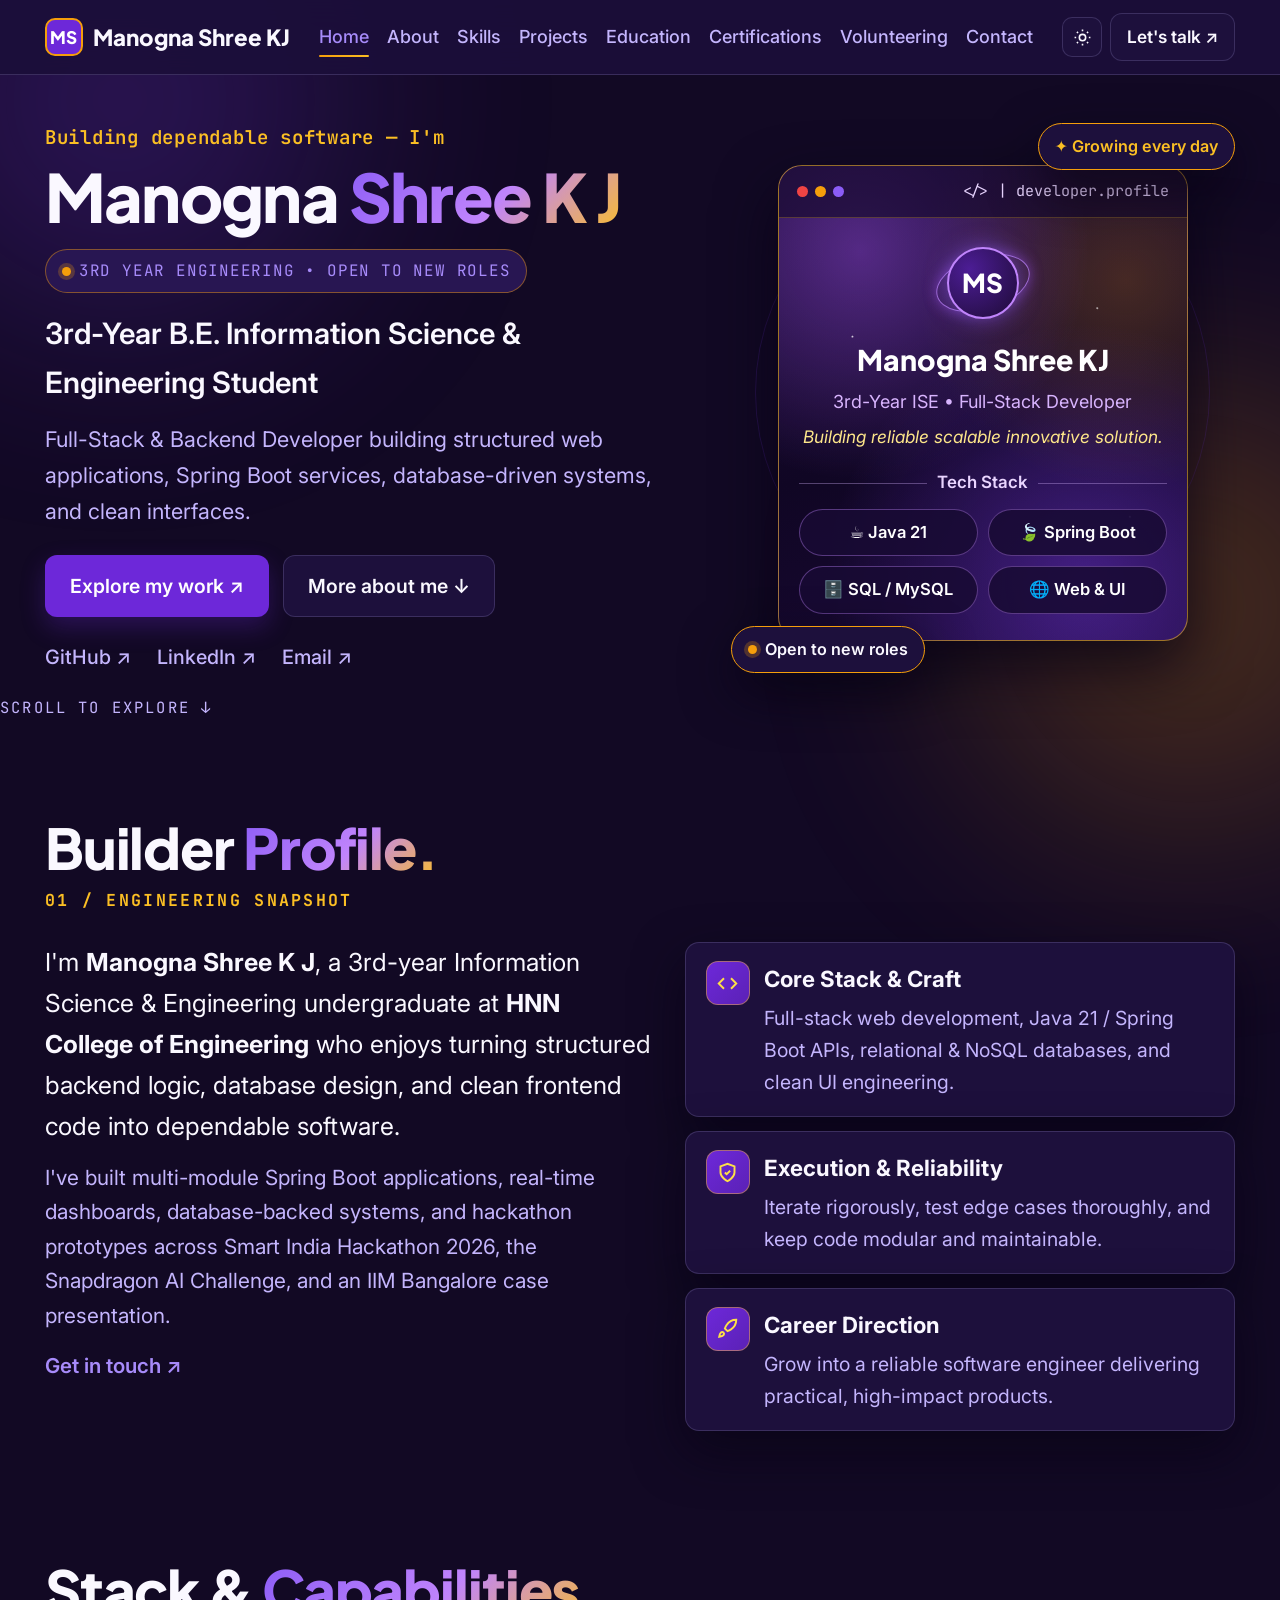
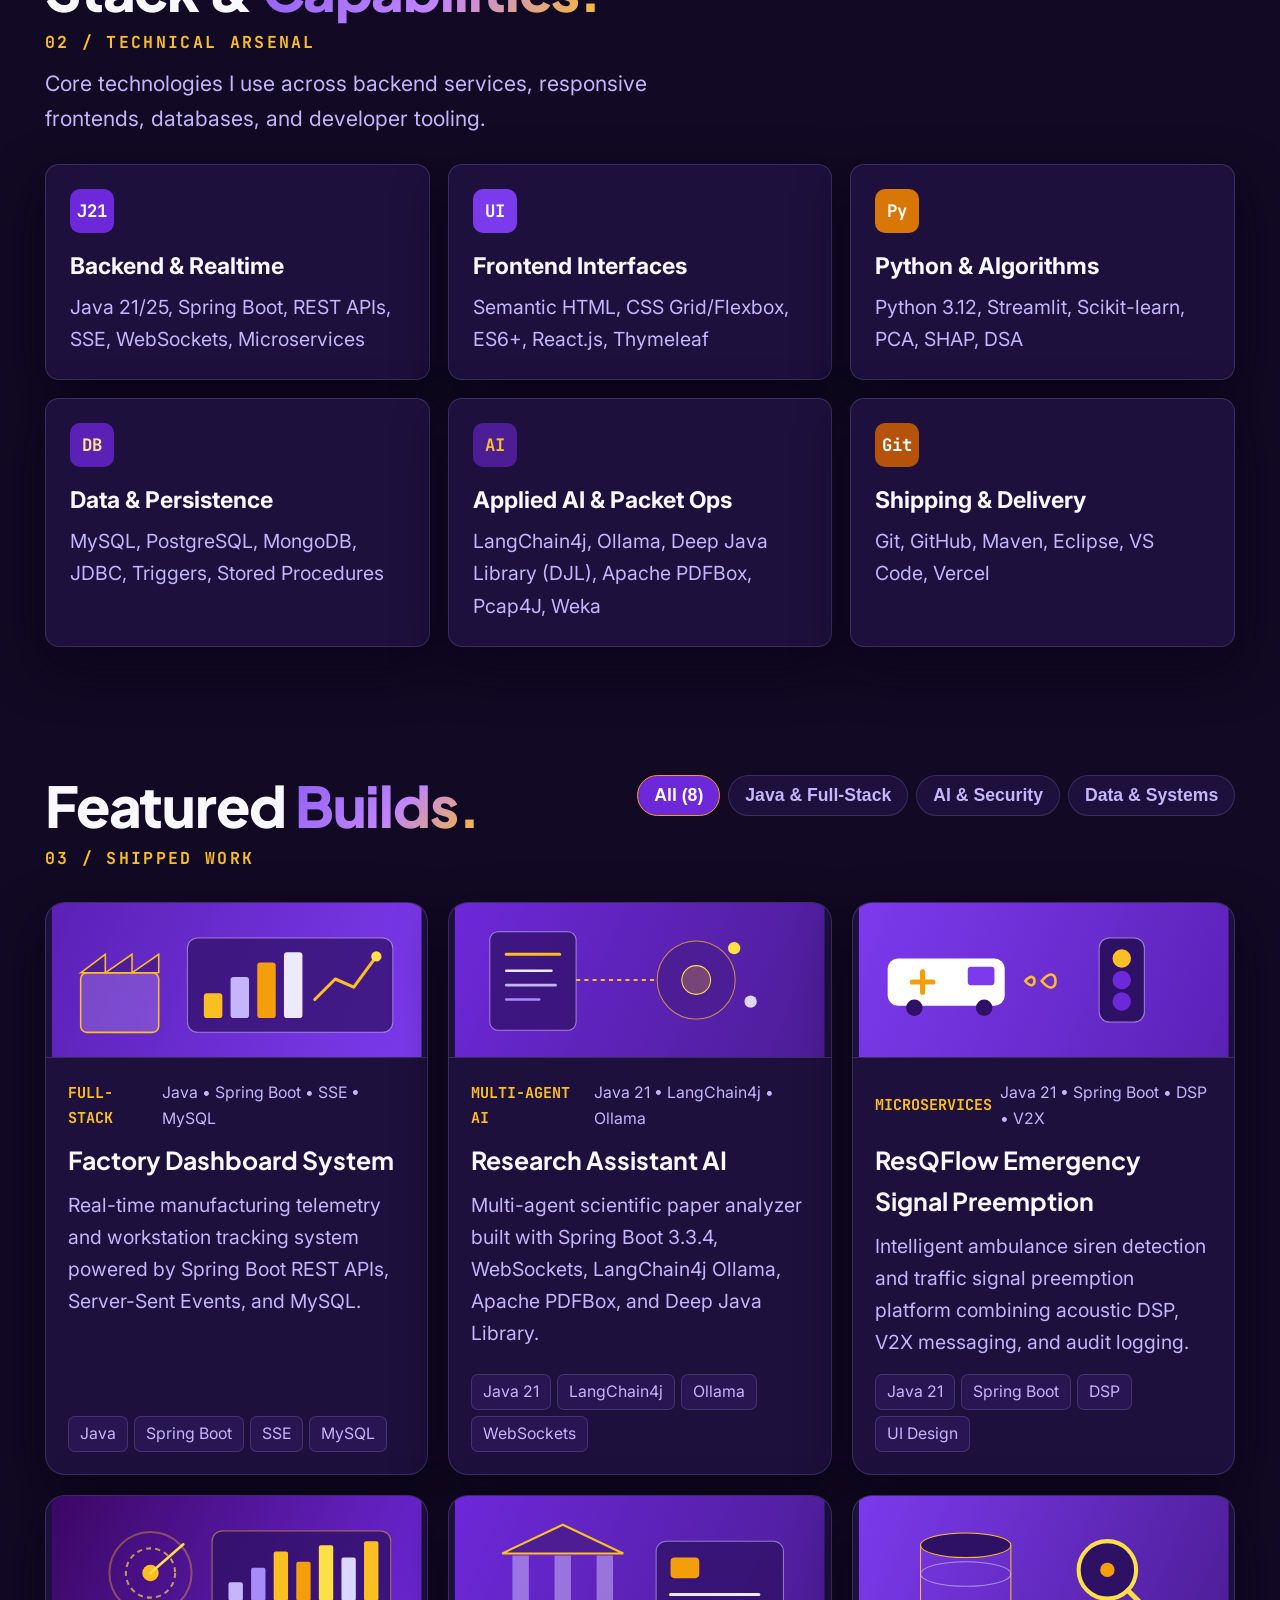
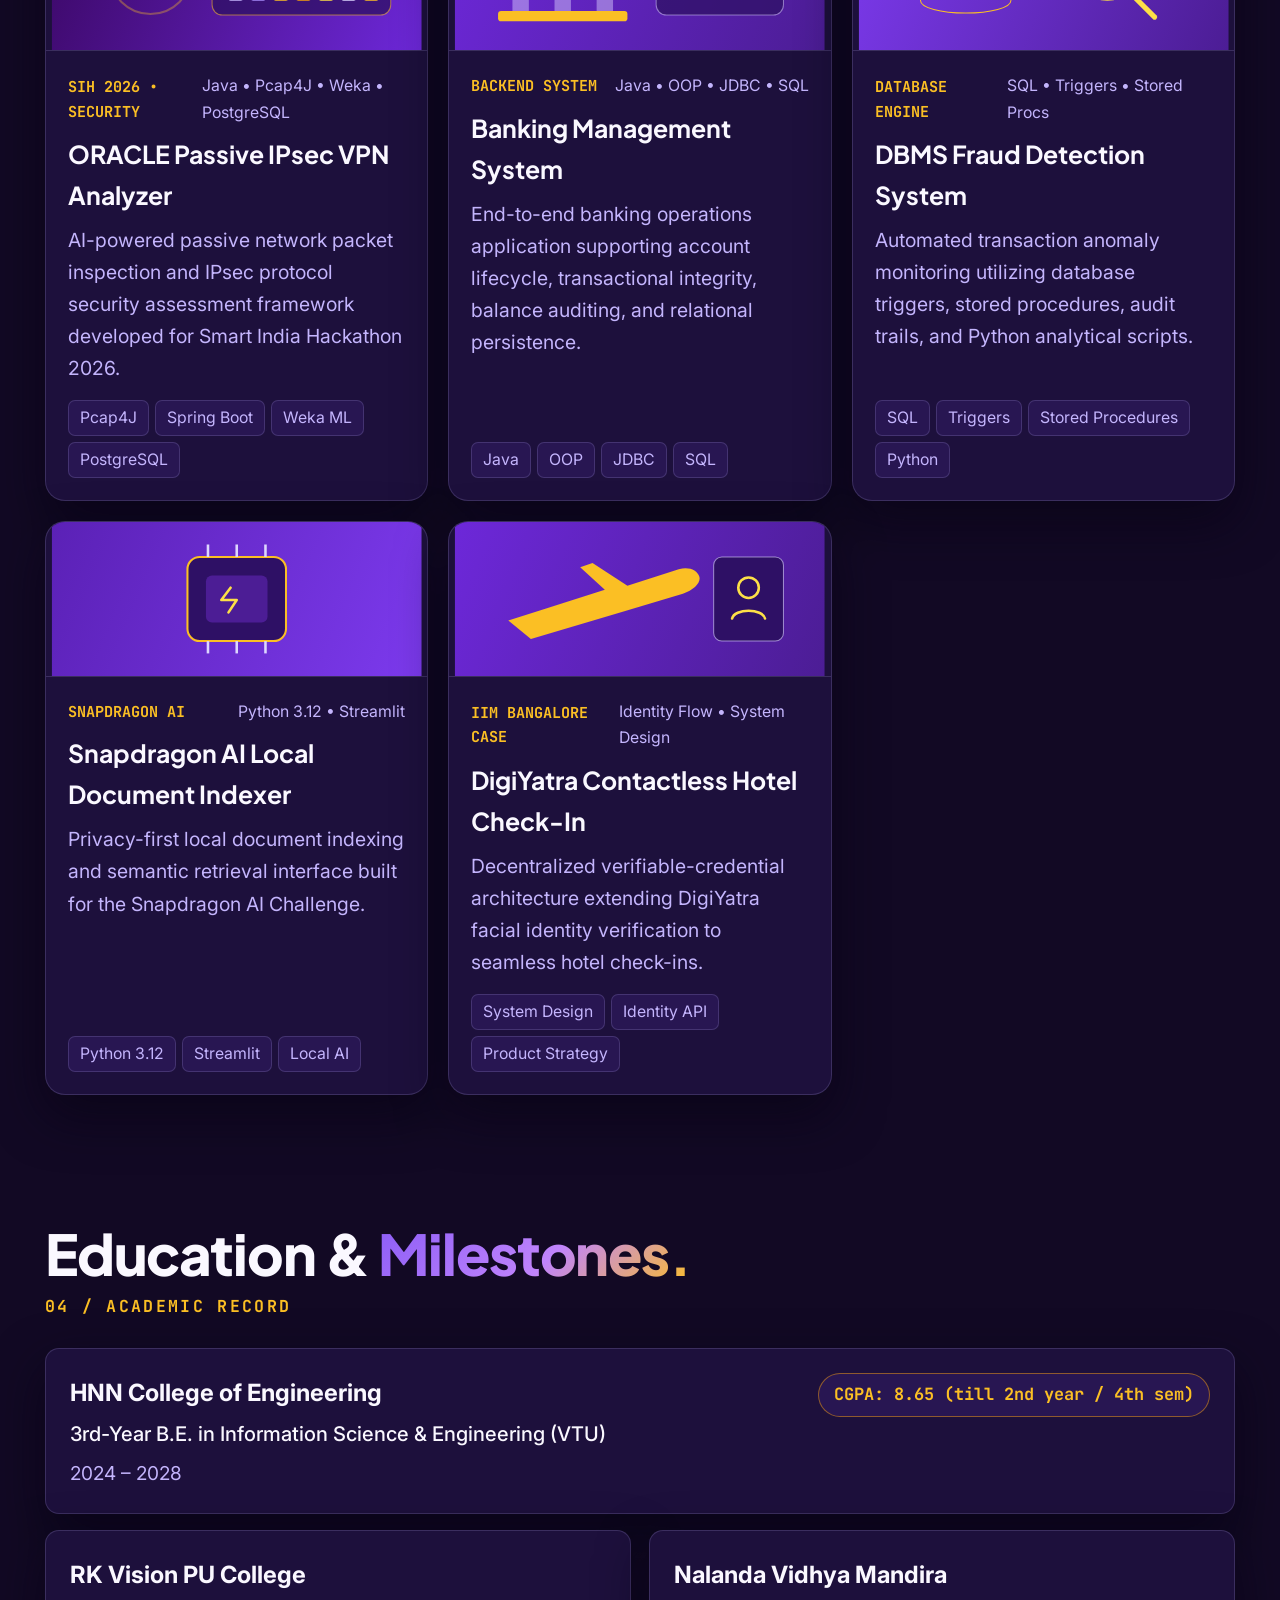
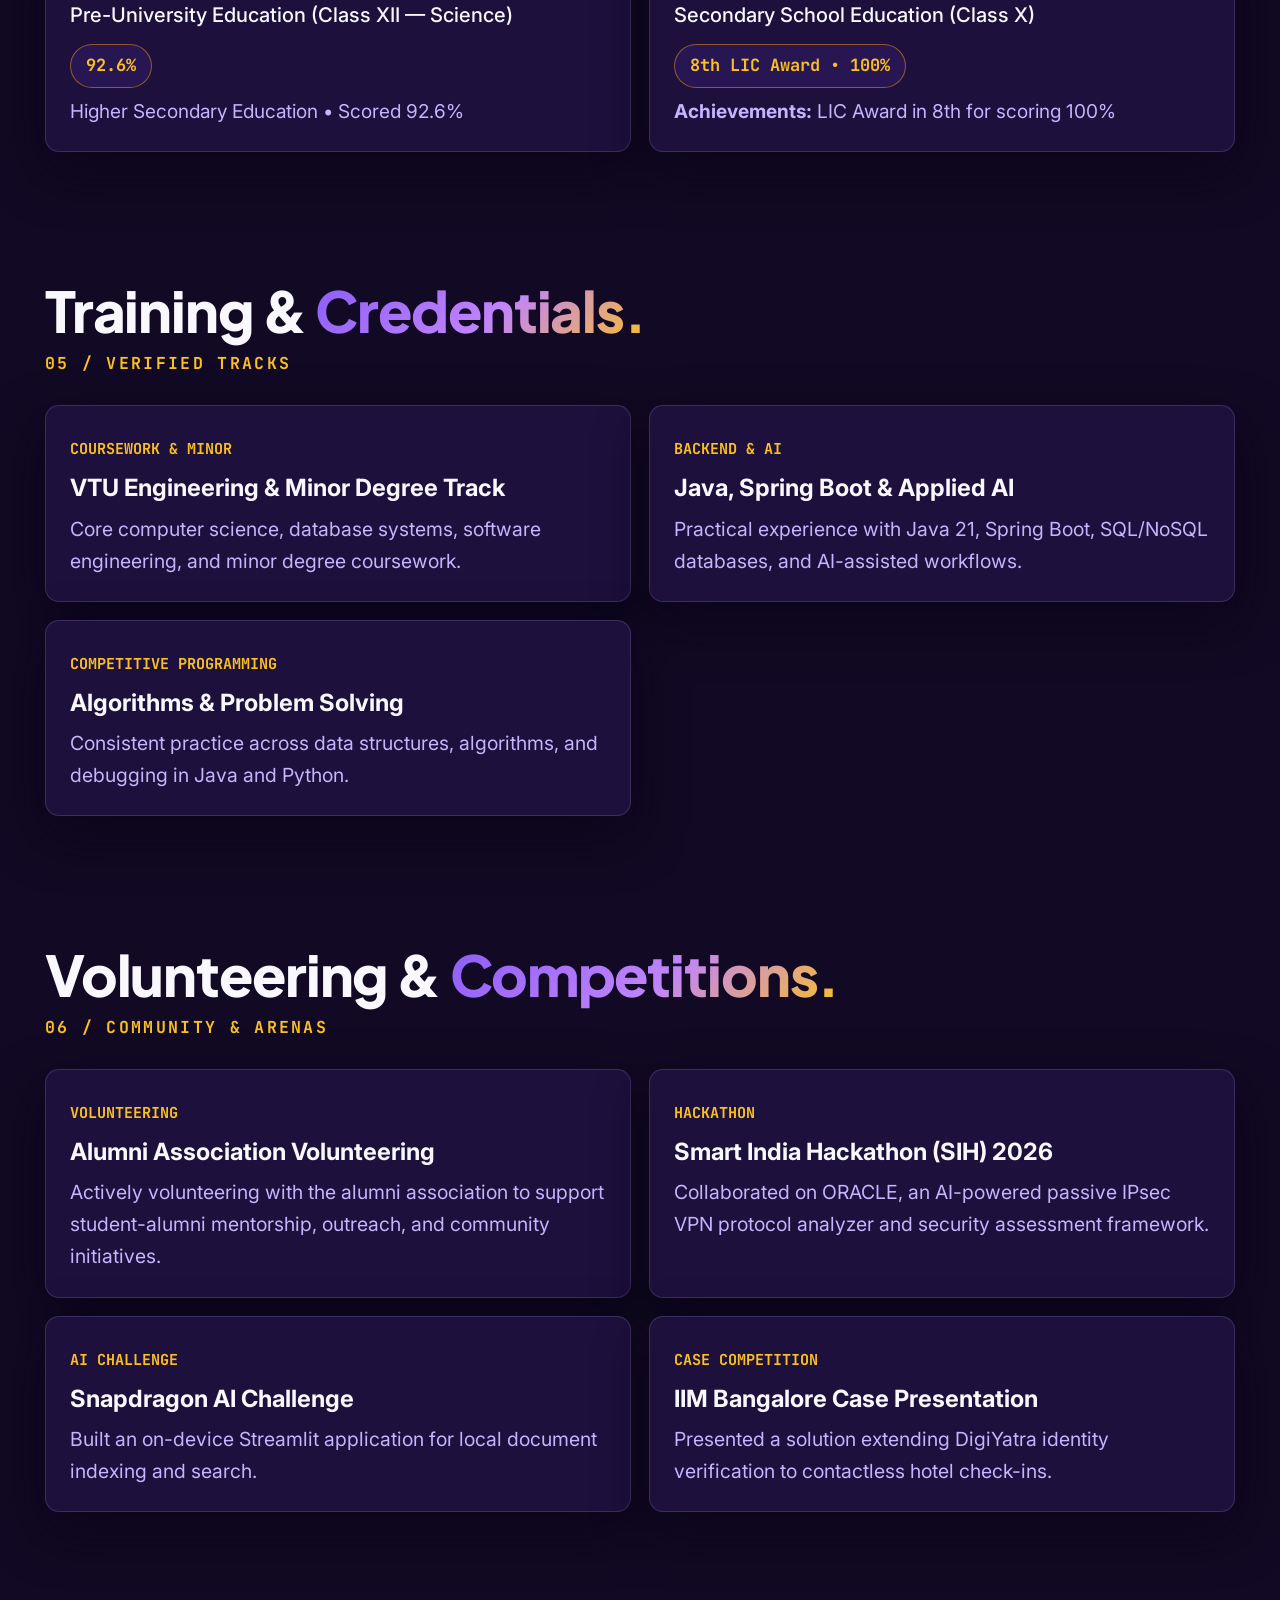
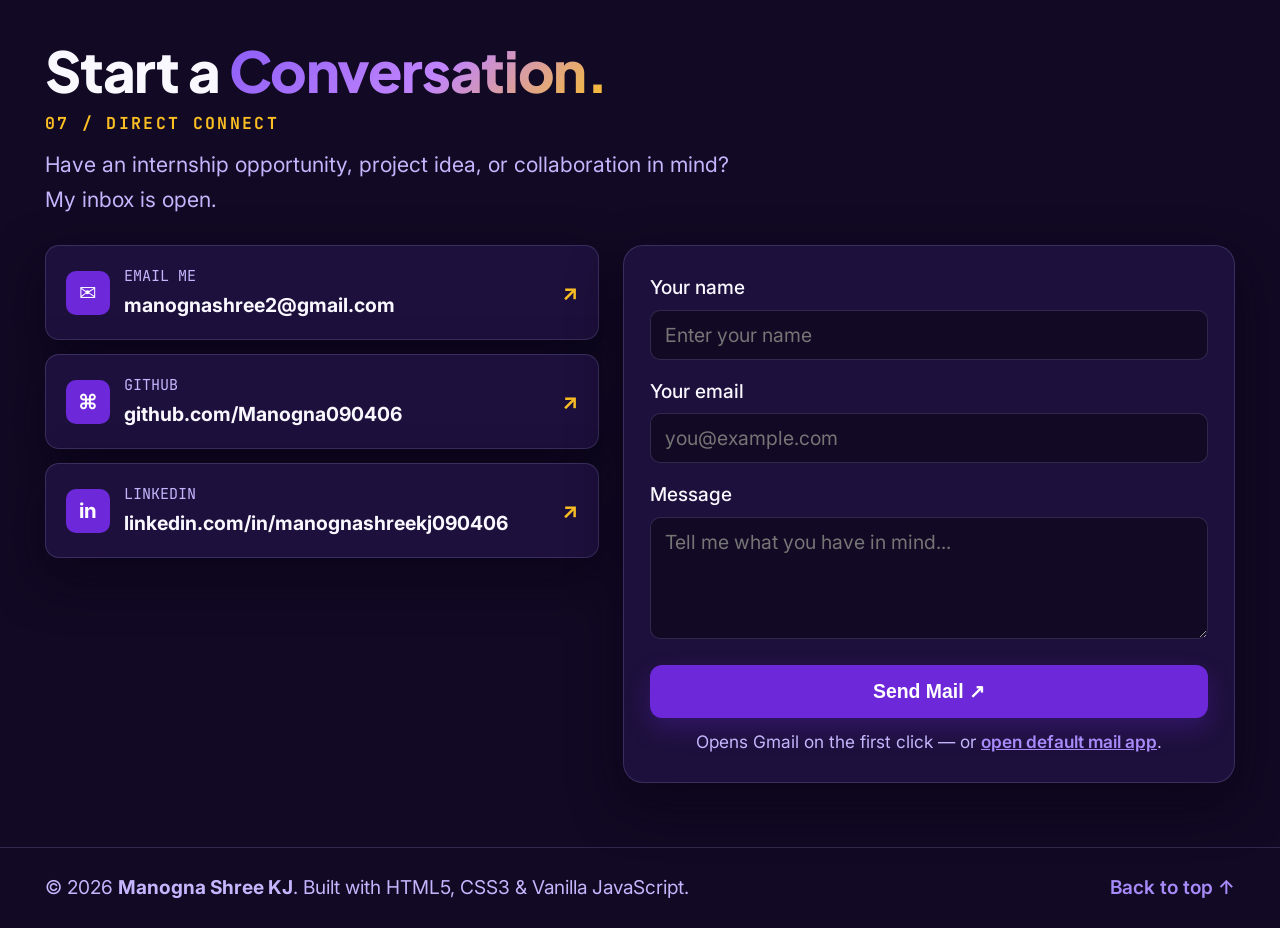
<file: task-01-portfolio/index.html>
<!DOCTYPE html>
<html lang="en" data-theme="dark">
<head>
  <meta charset="UTF-8" />
  <meta name="viewport" content="width=device-width, initial-scale=1.0" />
  <title>Manogna Shree KJ | Full-Stack &amp; Software Developer Portfolio</title>
  <meta name="description" content="Developer portfolio of Manogna Shree K J — 3rd-year B.E. Information Science & Engineering student." />
  <link rel="preconnect" href="https://fonts.googleapis.com" />
  <link rel="preconnect" href="https://fonts.gstatic.com" crossorigin />
  <link href="https://fonts.googleapis.com/css2?family=Inter:wght@400;500;600;700&family=JetBrains+Mono:wght@400;500;600;700&family=Plus+Jakarta+Sans:wght@600;700;800&display=swap" rel="stylesheet" />
  <link rel="stylesheet" href="styles.css" />
</head>
<body>
  <div class="bg-orb orb-1" aria-hidden="true"></div>
  <div class="bg-orb orb-2" aria-hidden="true"></div>

  <!-- Header & Navigation -->
  <header class="site-header" id="top">
    <div class="container nav-container">
      <a href="#home" class="brand" aria-label="Manogna Shree KJ Home">
        <span class="brand-badge">MS</span>
        <span class="brand-text">Manogna Shree KJ</span>
      </a>

      <nav class="nav-menu" id="nav-menu" aria-label="Primary Navigation">
        <a href="#home" class="nav-link active">Home</a>
        <a href="#about" class="nav-link">About</a>
        <a href="#skills" class="nav-link">Skills</a>
        <a href="#projects" class="nav-link">Projects</a>
        <a href="#education" class="nav-link">Education</a>
        <a href="#certifications" class="nav-link">Certifications</a>
        <a href="#volunteering" class="nav-link">Volunteering</a>
        <a href="#contact" class="nav-link">Contact</a>
      </nav>

      <div class="nav-actions">
        <button type="button" class="icon-btn" id="theme-toggle" aria-label="Toggle color theme" title="Toggle Dark/Light Theme">
          <svg class="icon-sun" viewBox="0 0 24 24" fill="none" stroke="currentColor" stroke-width="2">
            <circle cx="12" cy="12" r="4"></circle>
            <path d="M12 2v2M12 20v2M4.93 4.93l1.41 1.41M17.66 17.66l1.41 1.41M2 12h2M20 12h2M6.34 17.66l-1.41 1.41M19.07 4.93l-1.41 1.41"></path>
          </svg>
          <svg class="icon-moon" viewBox="0 0 24 24" fill="none" stroke="currentColor" stroke-width="2">
            <path d="M21 12.79A9 9 0 1 1 11.21 3 7 7 0 0 0 21 12.79z"></path>
          </svg>
        </button>

        <a href="#contact" class="btn btn-sm btn-outline nav-cta">Let's talk ↗</a>

        <button type="button" class="icon-btn mobile-toggle" id="mobile-toggle" aria-label="Open menu" aria-expanded="false" aria-controls="nav-menu">
          <svg viewBox="0 0 24 24" fill="none" stroke="currentColor" stroke-width="2">
            <line x1="3" y1="7" x2="21" y2="7"></line>
            <line x1="3" y1="12" x2="21" y2="12"></line>
            <line x1="3" y1="17" x2="21" y2="17"></line>
          </svg>
        </button>
      </div>
    </div>
  </header>

  <main>
    <!-- Hero Section -->
    <section class="hero section" id="home">
      <div class="container hero-grid">
        <div class="hero-content">
          <p class="hero-intro">Building dependable software — I'm</p>
          <h1 class="hero-title">Manogna <span class="gradient-text">Shree K J</span></h1>
          <div class="status-pill">
            <span class="pulse-dot"></span>
            3RD YEAR ENGINEERING • OPEN TO NEW ROLES
          </div>
          <h2 class="hero-subtitle">3rd-Year B.E. Information Science &amp; Engineering Student</h2>

          <p class="hero-description">
            Full-Stack &amp; Backend Developer building structured web applications, Spring Boot services, database-driven systems, and clean interfaces.
          </p>

          <div class="hero-buttons">
            <a href="#projects" class="btn btn-primary">Explore my work ↗</a>
            <a href="#about" class="btn btn-secondary">More about me ↓</a>
          </div>

          <div class="hero-socials">
            <a href="https://github.com/Manogna090406" target="_blank" rel="noopener noreferrer">GitHub ↗</a>
            <a href="https://www.linkedin.com/in/manognashreekj090406" target="_blank" rel="noopener noreferrer">LinkedIn ↗</a>
            <a href="mailto:manognashree2@gmail.com" id="hero-email-link">Email ↗</a>
          </div>
        </div>

        <!-- Cosmic Developer Spotlight Card -->
        <div class="hero-visual">
          <div class="orbit-ring ring-outer" aria-hidden="true"></div>
          <div class="orbit-ring ring-inner" aria-hidden="true"></div>

          <div class="floating-badge badge-top">✦ Growing every day</div>

          <article class="dev-window">
            <div class="window-bar">
              <div class="window-dots">
                <span class="dot red"></span>
                <span class="dot yellow"></span>
                <span class="dot green"></span>
              </div>
              <span class="window-label">&lt;/&gt; | developer.profile</span>
            </div>

            <div class="window-body">
              <div class="avatar-orbit-wrap">
                <span class="avatar-ring-tilt" aria-hidden="true"></span>
                <div class="avatar-monogram">MS</div>
              </div>

              <h3 class="window-name">Manogna Shree KJ</h3>
              <p class="window-role">3rd-Year ISE • Full-Stack Developer</p>
              <p class="window-tagline">Building reliable scalable innovative solution.</p>

              <div class="window-divider-label">Tech Stack</div>

              <div class="stack-pills-grid">
                <span class="stack-pill">☕ Java 21</span>
                <span class="stack-pill">🍃 Spring Boot</span>
                <span class="stack-pill">🗄️ SQL / MySQL</span>
                <span class="stack-pill">🌐 Web &amp; UI</span>
              </div>
            </div>
          </article>

          <div class="floating-badge badge-bottom">
            <span class="pulse-dot"></span> Open to new roles
          </div>
        </div>
      </div>

      <a href="#about" class="scroll-cue">SCROLL TO EXPLORE ↓</a>
    </section>

    <!-- 01 / ABOUT -->
    <section class="section" id="about">
      <div class="container">
        <div class="section-header">
          <h2 class="section-title">Builder <span class="gradient-text">Profile.</span></h2>
          <span class="section-eyebrow">01 / ENGINEERING SNAPSHOT</span>
        </div>

        <div class="about-grid">
          <div class="about-story">
            <p class="lead-text">
              I'm <strong>Manogna Shree K J</strong>, a 3rd-year Information Science &amp; Engineering undergraduate at <strong>HNN College of Engineering</strong> who enjoys turning structured backend logic, database design, and clean frontend code into dependable software.
            </p>
            <p class="muted-text">
              I've built multi-module Spring Boot applications, real-time dashboards, database-backed systems, and hackathon prototypes across Smart India Hackathon 2026, the Snapdragon AI Challenge, and an IIM Bangalore case presentation.
            </p>
            <a href="#contact" class="inline-link">Get in touch ↗</a>
          </div>

          <div class="about-pillars">
            <article class="pillar-card">
              <div class="pillar-icon" aria-hidden="true">
                <svg viewBox="0 0 24 24" fill="none" stroke="currentColor" stroke-width="2.2">
                  <polyline points="16 18 22 12 16 6"></polyline>
                  <polyline points="8 6 2 12 8 18"></polyline>
                </svg>
              </div>
              <div>
                <h3>Core Stack &amp; Craft</h3>
                <p>Full-stack web development, Java 21 / Spring Boot APIs, relational &amp; NoSQL databases, and clean UI engineering.</p>
              </div>
            </article>

            <article class="pillar-card">
              <div class="pillar-icon" aria-hidden="true">
                <svg viewBox="0 0 24 24" fill="none" stroke="currentColor" stroke-width="2.2">
                  <path d="M12 22s8-4 8-10V5l-8-3-8 3v7c0 6 8 10 8 10z"></path>
                  <polyline points="9 12 11 14 15 10"></polyline>
                </svg>
              </div>
              <div>
                <h3>Execution &amp; Reliability</h3>
                <p>Iterate rigorously, test edge cases thoroughly, and keep code modular and maintainable.</p>
              </div>
            </article>

            <article class="pillar-card">
              <div class="pillar-icon" aria-hidden="true">
                <svg viewBox="0 0 24 24" fill="none" stroke="currentColor" stroke-width="2.2">
                  <path d="M4.5 16.5c-1.5 1.26-2 5-2 5s3.74-.5 5-2c.71-.84.7-2.13-.09-2.91a2.18 2.18 0 0 0-2.91-.09z"></path>
                  <path d="m12 15-3-3a22 22 0 0 1 2-3.95A12.88 12.88 0 0 1 22 2c0 2.72-.78 7.5-6 11a22.35 22.35 0 0 1-4 2z"></path>
                </svg>
              </div>
              <div>
                <h3>Career Direction</h3>
                <p>Grow into a reliable software engineer delivering practical, high-impact products.</p>
              </div>
            </article>
          </div>
        </div>
      </div>
    </section>

    <!-- 02 / SKILLS -->
    <section class="section" id="skills">
      <div class="container">
        <div class="section-header">
          <h2 class="section-title">Stack &amp; <span class="gradient-text">Capabilities.</span></h2>
          <span class="section-eyebrow">02 / TECHNICAL ARSENAL</span>
          <p class="section-desc">Core technologies I use across backend services, responsive frontends, databases, and developer tooling.</p>
        </div>

        <div class="skills-grid">
          <article class="skill-card">
            <div class="skill-badge badge-java">J21</div>
            <h3>Backend &amp; Realtime</h3>
            <p>Java 21/25, Spring Boot, REST APIs, SSE, WebSockets, Microservices</p>
          </article>

          <article class="skill-card">
            <div class="skill-badge badge-web">UI</div>
            <h3>Frontend Interfaces</h3>
            <p>Semantic HTML, CSS Grid/Flexbox, ES6+, React.js, Thymeleaf</p>
          </article>

          <article class="skill-card">
            <div class="skill-badge badge-py">Py</div>
            <h3>Python &amp; Algorithms</h3>
            <p>Python 3.12, Streamlit, Scikit-learn, PCA, SHAP, DSA</p>
          </article>

          <article class="skill-card">
            <div class="skill-badge badge-db">DB</div>
            <h3>Data &amp; Persistence</h3>
            <p>MySQL, PostgreSQL, MongoDB, JDBC, Triggers, Stored Procedures</p>
          </article>

          <article class="skill-card">
            <div class="skill-badge badge-ai">AI</div>
            <h3>Applied AI &amp; Packet Ops</h3>
            <p>LangChain4j, Ollama, Deep Java Library (DJL), Apache PDFBox, Pcap4J, Weka</p>
          </article>

          <article class="skill-card">
            <div class="skill-badge badge-git">Git</div>
            <h3>Shipping &amp; Delivery</h3>
            <p>Git, GitHub, Maven, Eclipse, VS Code, Vercel</p>
          </article>
        </div>
      </div>
    </section>

    <!-- 03 / PROJECTS -->
    <section class="section" id="projects">
      <div class="container">
        <div class="section-header-row">
          <div>
            <h2 class="section-title">Featured <span class="gradient-text">Builds.</span></h2>
            <span class="section-eyebrow">03 / SHIPPED WORK</span>
          </div>

          <div class="filter-bar" role="tablist" aria-label="Filter projects">
            <button type="button" class="filter-btn active" data-filter="all">All (8)</button>
            <button type="button" class="filter-btn" data-filter="fullstack">Java &amp; Full-Stack</button>
            <button type="button" class="filter-btn" data-filter="ai">AI &amp; Security</button>
            <button type="button" class="filter-btn" data-filter="data">Data &amp; Systems</button>
          </div>
        </div>

        <div class="projects-grid">
          <article class="project-card" data-category="fullstack">
            <div class="project-art">
              <svg viewBox="0 0 360 150" fill="none" xmlns="http://www.w3.org/2000/svg" aria-hidden="true">
                <rect width="360" height="150" fill="url(#g1)" />
                <rect x="28" y="68" width="76" height="58" rx="6" fill="#ffffff" fill-opacity="0.16" stroke="#fbbf24" stroke-width="1.5" />
                <polygon points="28,68 52,50 52,68 78,50 78,68 104,50 104,68" fill="#4c1d95" stroke="#fbbf24" stroke-width="1.5" />
                <rect x="132" y="34" width="200" height="92" rx="10" fill="#2e1065" fill-opacity="0.72" stroke="#ddd6fe" stroke-opacity="0.5" />
                <rect x="148" y="88" width="18" height="24" rx="3" fill="#fbbf24" />
                <rect x="174" y="72" width="18" height="40" rx="3" fill="#c4b5fd" />
                <rect x="200" y="58" width="18" height="54" rx="3" fill="#f59e0b" />
                <rect x="226" y="48" width="18" height="64" rx="3" fill="#ede9fe" />
                <polyline points="256,94 276,74 294,82 316,52" stroke="#fbbf24" stroke-width="3" stroke-linecap="round" stroke-linejoin="round" />
                <circle cx="316" cy="52" r="5" fill="#fde047" />
                <defs>
                  <linearGradient id="g1" x1="0" y1="0" x2="360" y2="150" gradientUnits="userSpaceOnUse">
                    <stop stop-color="#5b21b6" />
                    <stop offset="1" stop-color="#7c3aed" />
                  </linearGradient>
                </defs>
              </svg>
            </div>
            <div class="project-body">
              <div class="project-meta">
                <span class="project-type">FULL-STACK</span>
                <span class="project-stack-mini">Java • Spring Boot • SSE • MySQL</span>
              </div>
              <h3>Factory Dashboard System</h3>
              <p>Real-time manufacturing telemetry and workstation tracking system powered by Spring Boot REST APIs, Server-Sent Events, and MySQL.</p>
              <div class="project-tags">
                <span>Java</span><span>Spring Boot</span><span>SSE</span><span>MySQL</span>
              </div>
            </div>
          </article>

          <article class="project-card" data-category="ai">
            <div class="project-art">
              <svg viewBox="0 0 360 150" fill="none" xmlns="http://www.w3.org/2000/svg" aria-hidden="true">
                <rect width="360" height="150" fill="url(#g2)" />
                <rect x="34" y="28" width="84" height="96" rx="8" fill="#2e1065" fill-opacity="0.72" stroke="#ddd6fe" stroke-opacity="0.55" />
                <line x1="50" y1="50" x2="102" y2="50" stroke="#fbbf24" stroke-width="3" stroke-linecap="round" />
                <line x1="50" y1="66" x2="94" y2="66" stroke="#ede9fe" stroke-width="2.5" stroke-linecap="round" />
                <line x1="50" y1="80" x2="98" y2="80" stroke="#c4b5fd" stroke-width="2.5" stroke-linecap="round" />
                <line x1="50" y1="94" x2="82" y2="94" stroke="#a78bfa" stroke-width="2.5" stroke-linecap="round" />
                <circle cx="235" cy="75" r="38" fill="#4c1d95" stroke="#fbbf24" stroke-opacity="0.7" />
                <circle cx="235" cy="75" r="14" fill="#fbbf24" fill-opacity="0.25" stroke="#fde047" />
                <line x1="118" y1="75" x2="197" y2="75" stroke="#fbbf24" stroke-dasharray="4 4" stroke-width="2" />
                <circle cx="272" cy="44" r="6" fill="#fde047" />
                <circle cx="288" cy="96" r="6" fill="#ddd6fe" />
                <defs>
                  <linearGradient id="g2" x1="0" y1="0" x2="360" y2="150" gradientUnits="userSpaceOnUse">
                    <stop stop-color="#6d28d9" />
                    <stop offset="1" stop-color="#4c1d95" />
                  </linearGradient>
                </defs>
              </svg>
            </div>
            <div class="project-body">
              <div class="project-meta">
                <span class="project-type">MULTI-AGENT AI</span>
                <span class="project-stack-mini">Java 21 • LangChain4j • Ollama</span>
              </div>
              <h3>Research Assistant AI</h3>
              <p>Multi-agent scientific paper analyzer built with Spring Boot 3.3.4, WebSockets, LangChain4j Ollama, Apache PDFBox, and Deep Java Library.</p>
              <div class="project-tags">
                <span>Java 21</span><span>LangChain4j</span><span>Ollama</span><span>WebSockets</span>
              </div>
            </div>
          </article>

          <article class="project-card" data-category="fullstack">
            <div class="project-art">
              <svg viewBox="0 0 360 150" fill="none" xmlns="http://www.w3.org/2000/svg" aria-hidden="true">
                <rect width="360" height="150" fill="url(#g3)" />
                <rect x="28" y="54" width="114" height="46" rx="10" fill="#ffffff" />
                <rect x="106" y="62" width="26" height="18" rx="3" fill="#7c3aed" />
                <path d="M62 67V87M52 77H72" stroke="#f59e0b" stroke-width="5" stroke-linecap="round" />
                <circle cx="54" cy="102" r="8" fill="#2e1065" />
                <circle cx="122" cy="102" r="8" fill="#2e1065" />
                <path d="M162 76C174 62 174 90 162 76ZM178 76C196 54 196 98 178 76Z" stroke="#fbbf24" stroke-width="2.5" stroke-linecap="round" />
                <rect x="234" y="34" width="44" height="82" rx="10" fill="#2e1065" stroke="#ddd6fe" stroke-opacity="0.55" />
                <circle cx="256" cy="54" r="9" fill="#fbbf24" />
                <circle cx="256" cy="75" r="9" fill="#6d28d9" />
                <circle cx="256" cy="96" r="9" fill="#6d28d9" />
                <defs>
                  <linearGradient id="g3" x1="0" y1="0" x2="360" y2="150" gradientUnits="userSpaceOnUse">
                    <stop stop-color="#7c3aed" />
                    <stop offset="1" stop-color="#5b21b6" />
                  </linearGradient>
                </defs>
              </svg>
            </div>
            <div class="project-body">
              <div class="project-meta">
                <span class="project-type">MICROSERVICES</span>
                <span class="project-stack-mini">Java 21 • Spring Boot • DSP • V2X</span>
              </div>
              <h3>ResQFlow Emergency Signal Preemption</h3>
              <p>Intelligent ambulance siren detection and traffic signal preemption platform combining acoustic DSP, V2X messaging, and audit logging.</p>
              <div class="project-tags">
                <span>Java 21</span><span>Spring Boot</span><span>DSP</span><span>UI Design</span>
              </div>
            </div>
          </article>

          <article class="project-card" data-category="ai">
            <div class="project-art">
              <svg viewBox="0 0 360 150" fill="none" xmlns="http://www.w3.org/2000/svg" aria-hidden="true">
                <rect width="360" height="150" fill="url(#g4)" />
                <circle cx="96" cy="75" r="40" stroke="#fbbf24" stroke-opacity="0.35" stroke-width="2" />
                <circle cx="96" cy="75" r="24" stroke="#fde047" stroke-opacity="0.65" stroke-width="2" stroke-dasharray="5 4" />
                <circle cx="96" cy="75" r="8" fill="#fbbf24" />
                <line x1="96" y1="75" x2="128" y2="47" stroke="#fde047" stroke-width="2.5" stroke-linecap="round" />
                <rect x="156" y="34" width="174" height="82" rx="10" fill="#2e1065" fill-opacity="0.76" stroke="#fbbf24" stroke-opacity="0.55" />
                <rect x="172" y="84" width="14" height="18" rx="2" fill="#c4b5fd" />
                <rect x="194" y="70" width="14" height="32" rx="2" fill="#a78bfa" />
                <rect x="216" y="54" width="14" height="48" rx="2" fill="#fbbf24" />
                <rect x="238" y="64" width="14" height="38" rx="2" fill="#f59e0b" />
                <rect x="260" y="48" width="14" height="54" rx="2" fill="#fde047" />
                <rect x="282" y="60" width="14" height="42" rx="2" fill="#ddd6fe" />
                <rect x="304" y="44" width="14" height="58" rx="2" fill="#fbbf24" />
                <defs>
                  <linearGradient id="g4" x1="0" y1="0" x2="360" y2="150" gradientUnits="userSpaceOnUse">
                    <stop stop-color="#3b0764" />
                    <stop offset="1" stop-color="#6d28d9" />
                  </linearGradient>
                </defs>
              </svg>
            </div>
            <div class="project-body">
              <div class="project-meta">
                <span class="project-type">SIH 2026 • SECURITY</span>
                <span class="project-stack-mini">Java • Pcap4J • Weka • PostgreSQL</span>
              </div>
              <h3>ORACLE Passive IPsec VPN Analyzer</h3>
              <p>AI-powered passive network packet inspection and IPsec protocol security assessment framework developed for Smart India Hackathon 2026.</p>
              <div class="project-tags">
                <span>Pcap4J</span><span>Spring Boot</span><span>Weka ML</span><span>PostgreSQL</span>
              </div>
            </div>
          </article>

          <article class="project-card" data-category="data">
            <div class="project-art">
              <svg viewBox="0 0 360 150" fill="none" xmlns="http://www.w3.org/2000/svg" aria-hidden="true">
                <rect width="360" height="150" fill="url(#g5)" />
                <polygon points="105,28 46,56 164,56" fill="#4c1d95" stroke="#fbbf24" stroke-width="2" />
                <rect x="56" y="58" width="16" height="54" fill="#ddd6fe" fill-opacity="0.45" />
                <rect x="97" y="58" width="16" height="54" fill="#ddd6fe" fill-opacity="0.45" />
                <rect x="138" y="58" width="16" height="54" fill="#ddd6fe" fill-opacity="0.45" />
                <rect x="42" y="112" width="126" height="10" rx="3" fill="#fbbf24" />
                <rect x="196" y="44" width="124" height="72" rx="10" fill="#2e1065" fill-opacity="0.75" stroke="#ddd6fe" stroke-opacity="0.5" />
                <rect x="210" y="60" width="28" height="20" rx="4" fill="#f59e0b" />
                <line x1="210" y1="96" x2="296" y2="96" stroke="#ede9fe" stroke-width="3" stroke-linecap="round" />
                <defs>
                  <linearGradient id="g5" x1="0" y1="0" x2="360" y2="150" gradientUnits="userSpaceOnUse">
                    <stop stop-color="#6d28d9" />
                    <stop offset="1" stop-color="#4c1d95" />
                  </linearGradient>
                </defs>
              </svg>
            </div>
            <div class="project-body">
              <div class="project-meta">
                <span class="project-type">BACKEND SYSTEM</span>
                <span class="project-stack-mini">Java • OOP • JDBC • SQL</span>
              </div>
              <h3>Banking Management System</h3>
              <p>End-to-end banking operations application supporting account lifecycle, transactional integrity, balance auditing, and relational persistence.</p>
              <div class="project-tags">
                <span>Java</span><span>OOP</span><span>JDBC</span><span>SQL</span>
              </div>
            </div>
          </article>

          <article class="project-card" data-category="data">
            <div class="project-art">
              <svg viewBox="0 0 360 150" fill="none" xmlns="http://www.w3.org/2000/svg" aria-hidden="true">
                <rect width="360" height="150" fill="url(#g6)" />
                <ellipse cx="104" cy="48" rx="44" ry="12" fill="#2e1065" stroke="#fbbf24" />
                <path d="M60 48V102C60 108.6 79.7 114 104 114C128.3 114 148 108.6 148 102V48" stroke="#fbbf24" />
                <ellipse cx="104" cy="76" rx="44" ry="12" stroke="#ddd6fe" stroke-opacity="0.55" />
                <circle cx="242" cy="72" r="28" stroke="#fde047" stroke-width="4" fill="#2e1065" />
                <line x1="262" y1="92" x2="288" y2="118" stroke="#fde047" stroke-width="5" stroke-linecap="round" />
                <circle cx="242" cy="72" r="7" fill="#f59e0b" />
                <defs>
                  <linearGradient id="g6" x1="0" y1="0" x2="360" y2="150" gradientUnits="userSpaceOnUse">
                    <stop stop-color="#7c3aed" />
                    <stop offset="1" stop-color="#4c1d95" />
                  </linearGradient>
                </defs>
              </svg>
            </div>
            <div class="project-body">
              <div class="project-meta">
                <span class="project-type">DATABASE ENGINE</span>
                <span class="project-stack-mini">SQL • Triggers • Stored Procs</span>
              </div>
              <h3>DBMS Fraud Detection System</h3>
              <p>Automated transaction anomaly monitoring utilizing database triggers, stored procedures, audit trails, and Python analytical scripts.</p>
              <div class="project-tags">
                <span>SQL</span><span>Triggers</span><span>Stored Procedures</span><span>Python</span>
              </div>
            </div>
          </article>

          <article class="project-card" data-category="ai">
            <div class="project-art">
              <svg viewBox="0 0 360 150" fill="none" xmlns="http://www.w3.org/2000/svg" aria-hidden="true">
                <rect width="360" height="150" fill="url(#g7)" />
                <rect x="132" y="34" width="96" height="82" rx="12" fill="#2e1065" stroke="#fbbf24" stroke-width="2" />
                <rect x="150" y="52" width="60" height="46" rx="6" fill="#4c1d95" />
                <path d="M174 64L165 76H180L172 88" stroke="#fde047" stroke-width="2.5" stroke-linecap="round" stroke-linejoin="round" />
                <line x1="152" y1="22" x2="152" y2="34" stroke="#ddd6fe" stroke-width="2.5" />
                <line x1="180" y1="22" x2="180" y2="34" stroke="#ddd6fe" stroke-width="2.5" />
                <line x1="208" y1="22" x2="208" y2="34" stroke="#ddd6fe" stroke-width="2.5" />
                <line x1="152" y1="116" x2="152" y2="128" stroke="#ddd6fe" stroke-width="2.5" />
                <line x1="180" y1="116" x2="180" y2="128" stroke="#ddd6fe" stroke-width="2.5" />
                <line x1="208" y1="116" x2="208" y2="128" stroke="#ddd6fe" stroke-width="2.5" />
                <defs>
                  <linearGradient id="g7" x1="0" y1="0" x2="360" y2="150" gradientUnits="userSpaceOnUse">
                    <stop stop-color="#5b21b6" />
                    <stop offset="1" stop-color="#7c3aed" />
                  </linearGradient>
                </defs>
              </svg>
            </div>
            <div class="project-body">
              <div class="project-meta">
                <span class="project-type">SNAPDRAGON AI</span>
                <span class="project-stack-mini">Python 3.12 • Streamlit</span>
              </div>
              <h3>Snapdragon AI Local Document Indexer</h3>
              <p>Privacy-first local document indexing and semantic retrieval interface built for the Snapdragon AI Challenge.</p>
              <div class="project-tags">
                <span>Python 3.12</span><span>Streamlit</span><span>Local AI</span>
              </div>
            </div>
          </article>

          <article class="project-card" data-category="data">
            <div class="project-art">
              <svg viewBox="0 0 360 150" fill="none" xmlns="http://www.w3.org/2000/svg" aria-hidden="true">
                <rect width="360" height="150" fill="url(#g8)" />
                <path d="M52 96L146 66L122 44L134 40L168 62L218 46C228 43 236 47 238 53C240 59 233 66 222 70L74 114L52 96Z" fill="#fbbf24" />
                <rect x="252" y="34" width="68" height="82" rx="8" fill="#2e1065" stroke="#ddd6fe" stroke-opacity="0.6" />
                <circle cx="286" cy="64" r="10" stroke="#fde047" stroke-width="2.5" />
                <path d="M270 94C272 84 300 84 302 94" stroke="#fde047" stroke-width="2.5" stroke-linecap="round" />
                <defs>
                  <linearGradient id="g8" x1="0" y1="0" x2="360" y2="150" gradientUnits="userSpaceOnUse">
                    <stop stop-color="#6d28d9" />
                    <stop offset="1" stop-color="#4c1d95" />
                  </linearGradient>
                </defs>
              </svg>
            </div>
            <div class="project-body">
              <div class="project-meta">
                <span class="project-type">IIM BANGALORE CASE</span>
                <span class="project-stack-mini">Identity Flow • System Design</span>
              </div>
              <h3>DigiYatra Contactless Hotel Check-In</h3>
              <p>Decentralized verifiable-credential architecture extending DigiYatra facial identity verification to seamless hotel check-ins.</p>
              <div class="project-tags">
                <span>System Design</span><span>Identity API</span><span>Product Strategy</span>
              </div>
            </div>
          </article>
        </div>
      </div>
    </section>

    <!-- 04 / EDUCATION -->
    <section class="section" id="education">
      <div class="container">
        <div class="section-header">
          <h2 class="section-title">Education &amp; <span class="gradient-text">Milestones.</span></h2>
          <span class="section-eyebrow">04 / ACADEMIC RECORD</span>
        </div>

        <div class="edu-timeline">
          <article class="edu-card">
            <div class="edu-top">
              <div>
                <h3>HNN College of Engineering</h3>
                <p class="edu-degree">3rd-Year B.E. in Information Science &amp; Engineering (VTU)</p>
              </div>
              <span class="edu-badge">CGPA: 8.65 (till 2nd year / 4th sem)</span>
            </div>
            <p class="edu-meta">2024 – 2028</p>
          </article>

          <div class="edu-split">
            <article class="edu-card">
              <div class="edu-top">
                <div>
                  <h3>RK Vision PU College</h3>
                  <p class="edu-degree">Pre-University Education (Class XII — Science)</p>
                </div>
                <span class="edu-badge">92.6%</span>
              </div>
              <p class="edu-meta">Higher Secondary Education • Scored 92.6%</p>
            </article>

            <article class="edu-card">
              <div class="edu-top">
                <div>
                  <h3>Nalanda Vidhya Mandira</h3>
                  <p class="edu-degree">Secondary School Education (Class X)</p>
                </div>
                <span class="edu-badge">8th LIC Award • 100%</span>
              </div>
              <p class="edu-meta"><strong>Achievements:</strong> LIC Award in 8th for scoring 100%</p>
            </article>
          </div>
        </div>
      </div>
    </section>

    <!-- 05 / CERTIFICATIONS -->
    <section class="section" id="certifications">
      <div class="container">
        <div class="section-header">
          <h2 class="section-title">Training &amp; <span class="gradient-text">Credentials.</span></h2>
          <span class="section-eyebrow">05 / VERIFIED TRACKS</span>
        </div>

        <div class="cards-grid-2">
          <article class="info-card">
            <span class="card-tag">COURSEWORK &amp; MINOR</span>
            <h3>VTU Engineering &amp; Minor Degree Track</h3>
            <p>Core computer science, database systems, software engineering, and minor degree coursework.</p>
          </article>

          <article class="info-card">
            <span class="card-tag">BACKEND &amp; AI</span>
            <h3>Java, Spring Boot &amp; Applied AI</h3>
            <p>Practical experience with Java 21, Spring Boot, SQL/NoSQL databases, and AI-assisted workflows.</p>
          </article>

          <article class="info-card">
            <span class="card-tag">COMPETITIVE PROGRAMMING</span>
            <h3>Algorithms &amp; Problem Solving</h3>
            <p>Consistent practice across data structures, algorithms, and debugging in Java and Python.</p>
          </article>
        </div>
      </div>
    </section>

    <!-- 06 / VOLUNTEERING -->
    <section class="section" id="volunteering">
      <div class="container">
        <div class="section-header">
          <h2 class="section-title">Volunteering &amp; <span class="gradient-text">Competitions.</span></h2>
          <span class="section-eyebrow">06 / COMMUNITY &amp; ARENAS</span>
        </div>

        <div class="cards-grid-2">
          <article class="info-card">
            <span class="card-tag">VOLUNTEERING</span>
            <h3>Alumni Association Volunteering</h3>
            <p>Actively volunteering with the alumni association to support student-alumni mentorship, outreach, and community initiatives.</p>
          </article>

          <article class="info-card">
            <span class="card-tag">HACKATHON</span>
            <h3>Smart India Hackathon (SIH) 2026</h3>
            <p>Collaborated on ORACLE, an AI-powered passive IPsec VPN protocol analyzer and security assessment framework.</p>
          </article>

          <article class="info-card">
            <span class="card-tag">AI CHALLENGE</span>
            <h3>Snapdragon AI Challenge</h3>
            <p>Built an on-device Streamlit application for local document indexing and search.</p>
          </article>

          <article class="info-card">
            <span class="card-tag">CASE COMPETITION</span>
            <h3>IIM Bangalore Case Presentation</h3>
            <p>Presented a solution extending DigiYatra identity verification to contactless hotel check-ins.</p>
          </article>
        </div>
      </div>
    </section>

    <!-- 07 / CONTACT -->
    <section class="section" id="contact">
      <div class="container">
        <div class="section-header">
          <h2 class="section-title">Start a <span class="gradient-text">Conversation.</span></h2>
          <span class="section-eyebrow">07 / DIRECT CONNECT</span>
          <p class="section-desc">Have an internship opportunity, project idea, or collaboration in mind? My inbox is open.</p>
        </div>

        <div class="contact-grid">
          <div class="contact-links">
            <a href="https://mail.google.com/mail/?view=cm&fs=1&to=manognashree2@gmail.com" target="_blank" rel="noopener noreferrer" id="contact-email-link" class="contact-item">
              <div class="contact-icon">✉</div>
              <div>
                <span class="contact-label">EMAIL ME</span>
                <strong>manognashree2@gmail.com</strong>
              </div>
              <span class="arrow">↗</span>
            </a>

            <a href="https://github.com/Manogna090406" target="_blank" rel="noopener noreferrer" class="contact-item">
              <div class="contact-icon">⌘</div>
              <div>
                <span class="contact-label">GITHUB</span>
                <strong>github.com/Manogna090406</strong>
              </div>
              <span class="arrow">↗</span>
            </a>

            <a href="https://www.linkedin.com/in/manognashreekj090406" target="_blank" rel="noopener noreferrer" class="contact-item">
              <div class="contact-icon">in</div>
              <div>
                <span class="contact-label">LINKEDIN</span>
                <strong>linkedin.com/in/manognashreekj090406</strong>
              </div>
              <span class="arrow">↗</span>
            </a>
          </div>

          <form class="contact-form" id="contact-form">
            <div class="form-group">
              <label for="sender-name">Your name</label>
              <input type="text" id="sender-name" name="name" placeholder="Enter your name" required />
            </div>

            <div class="form-group">
              <label for="sender-email">Your email</label>
              <input type="email" id="sender-email" name="email" placeholder="you@example.com" required />
            </div>

            <div class="form-group">
              <label for="sender-message">Message</label>
              <textarea id="sender-message" name="message" rows="4" placeholder="Tell me what you have in mind..." required></textarea>
            </div>

            <button type="submit" class="btn btn-primary btn-full">Send Mail ↗</button>
            <p class="form-note" id="mail-status">
              Opens Gmail on the first click — or <a id="direct-mail-fallback" href="mailto:manognashree2@gmail.com">open default mail app</a>.
            </p>
          </form>
        </div>
      </div>
    </section>
  </main>

  <footer class="site-footer">
    <div class="container footer-inner">
      <p>© 2026 <strong>Manogna Shree KJ</strong>. Built with HTML5, CSS3 &amp; Vanilla JavaScript.</p>
      <a href="#top" class="back-top">Back to top ↑</a>
    </div>
  </footer>

  <script src="script.js"></script>
</body>
</html>
</file>
<file: task-01-portfolio/styles.css>
:root,
html[data-theme="light"] {
  --bg: #f8f7fc;
  --bg-elevated: rgba(255, 255, 255, 0.94);
  --bg-card: #ffffff;
  --bg-soft: #f1edfc;
  --border: rgba(109, 40, 217, 0.16);
  --border-accent: rgba(124, 58, 237, 0.52);
  --text: #1e1338;
  --text-muted: #554873;
  --accent-1: #6d28d9;
  --accent-gold: #d97706;
  --gradient: linear-gradient(135deg, #6d28d9 0%, #8b5cf6 65%, #f59e0b 100%);
  --gradient-gold: linear-gradient(135deg, #f59e0b 0%, #fbbf24 100%);
  --shadow: 0 20px 44px rgba(76, 29, 149, 0.12);
  --radius-lg: 20px;
  --radius-md: 14px;
}

html[data-theme="dark"] {
  --bg: #120924;
  --bg-elevated: rgba(28, 15, 58, 0.92);
  --bg-card: #1d103c;
  --bg-soft: #281652;
  --border: rgba(196, 181, 253, 0.18);
  --border-accent: rgba(251, 191, 36, 0.55);
  --text: #faf8ff;
  --text-muted: #c4b5fd;
  --accent-1: #a78bfa;
  --accent-gold: #fbbf24;
  --gradient: linear-gradient(135deg, #8b5cf6 0%, #c084fc 55%, #fbbf24 100%);
  --gradient-gold: linear-gradient(135deg, #f59e0b 0%, #fbbf24 100%);
  --shadow: 0 20px 50px rgba(8, 3, 20, 0.65);
}

*, *::before, *::after {
  box-sizing: border-box;
  margin: 0;
  padding: 0;
}

html {
  font-size: 18px;
  scroll-behavior: smooth;
  scroll-padding-top: 84px;
}

body {
  font-family: "Inter", system-ui, sans-serif;
  background-color: var(--bg);
  color: var(--text);
  font-size: 1.15rem;
  line-height: 1.65;
  overflow-x: hidden;
  transition: background-color 0.2s ease, color 0.2s ease;
}

.bg-orb {
  position: fixed;
  border-radius: 50%;
  filter: blur(120px);
  pointer-events: none;
  z-index: -1;
  opacity: 0.24;
}

.orb-1 {
  width: 440px;
  height: 440px;
  background: #7c3aed;
  top: -120px;
  left: -100px;
}

.orb-2 {
  width: 440px;
  height: 440px;
  background: #f59e0b;
  bottom: 8%;
  right: -130px;
}

.container {
  width: min(1240px, 93%);
  margin: 0 auto;
}

.section {
  padding: 64px 0;
}

.gradient-text {
  background: var(--gradient);
  -webkit-background-clip: text;
  background-clip: text;
  color: transparent;
}

/* Header & Navbar */
.site-header {
  position: sticky;
  top: 0;
  z-index: 1000;
  backdrop-filter: blur(16px);
  background: var(--bg-elevated);
  border-bottom: 1px solid var(--border);
}

.nav-container {
  height: 74px;
  display: flex;
  align-items: center;
  justify-content: space-between;
  gap: 14px;
}

.brand {
  display: inline-flex;
  align-items: center;
  gap: 10px;
  text-decoration: none;
  color: var(--text);
  font-family: "Plus Jakarta Sans", sans-serif;
  font-weight: 800;
  font-size: 1.24rem;
  white-space: nowrap;
}

.brand-badge {
  width: 38px;
  height: 38px;
  border-radius: 10px;
  background: #6d28d9;
  color: #ffffff;
  border: 2px solid #f59e0b;
  display: grid;
  place-items: center;
  font-weight: 800;
  font-size: 0.96rem;
}

.nav-menu {
  display: flex;
  align-items: center;
  gap: 18px;
}

.nav-link {
  text-decoration: none;
  color: var(--text-muted);
  font-size: 1rem;
  font-weight: 500;
  white-space: nowrap;
  transition: color 0.2s ease;
  position: relative;
}

.nav-link:hover,
.nav-link.active {
  color: var(--accent-1);
}

.nav-link.active::after {
  content: "";
  position: absolute;
  left: 0;
  right: 0;
  bottom: -5px;
  height: 2px;
  border-radius: 2px;
  background: var(--gradient-gold);
}

.nav-actions {
  display: flex;
  align-items: center;
  gap: 8px;
  flex-shrink: 0;
}

.icon-btn {
  width: 40px;
  height: 40px;
  border-radius: 10px;
  border: 1px solid var(--border);
  background: var(--bg-card);
  color: var(--text);
  display: grid;
  place-items: center;
  cursor: pointer;
}

.icon-btn svg {
  width: 19px;
  height: 19px;
}

html[data-theme="dark"] .icon-moon { display: none; }
html[data-theme="light"] .icon-sun { display: none; }

.mobile-toggle {
  display: none;
}

/* Buttons */
.btn {
  display: inline-flex;
  align-items: center;
  justify-content: center;
  gap: 8px;
  padding: 14px 24px;
  border-radius: 12px;
  font-weight: 600;
  font-size: 1.08rem;
  text-decoration: none;
  border: 1px solid transparent;
  cursor: pointer;
  transition: transform 0.2s ease, border-color 0.2s ease;
}

.btn:hover {
  transform: translateY(-2px);
}

.btn-sm {
  padding: 9px 16px;
  font-size: 0.96rem;
  white-space: nowrap;
}

.btn-primary {
  background: #6d28d9;
  color: #ffffff;
  box-shadow: 0 10px 24px rgba(109, 40, 217, 0.28);
}

.btn-secondary,
.btn-outline {
  background: var(--bg-card);
  color: var(--text);
  border-color: var(--border);
}

.btn-secondary:hover,
.btn-outline:hover {
  border-color: var(--border-accent);
  color: var(--accent-1);
}

.btn-full {
  width: 100%;
}

/* Hero Section */
.hero {
  padding-top: 44px;
  padding-bottom: 30px;
}

.hero-grid {
  display: grid;
  grid-template-columns: 1.12fr 0.88fr;
  align-items: center;
  gap: 44px;
}

.hero-intro {
  color: var(--accent-gold);
  font-family: "JetBrains Mono", monospace;
  font-size: 1.06rem;
  font-weight: 600;
  letter-spacing: 0.04em;
  margin-bottom: 8px;
}

.hero-title {
  font-family: "Plus Jakarta Sans", sans-serif;
  font-size: clamp(2.8rem, 5.2vw, 4.35rem);
  font-weight: 800;
  line-height: 1.08;
  letter-spacing: -0.025em;
  white-space: nowrap;
  margin-bottom: 16px;
}

.status-pill {
  display: inline-flex;
  align-items: center;
  gap: 8px;
  padding: 8px 16px;
  border-radius: 999px;
  border: 1px solid rgba(245, 158, 11, 0.45);
  background: var(--bg-soft);
  font-family: "JetBrains Mono", monospace;
  font-size: 0.88rem;
  letter-spacing: 0.05em;
  color: var(--accent-1);
  margin-bottom: 16px;
}

.pulse-dot {
  width: 9px;
  height: 9px;
  border-radius: 50%;
  background: #f59e0b;
  box-shadow: 0 0 0 4px rgba(245, 158, 11, 0.24);
}

.hero-subtitle {
  font-size: clamp(1.38rem, 2.3vw, 1.75rem);
  font-weight: 600;
  color: var(--text);
  margin-bottom: 16px;
}

.hero-description {
  color: var(--text-muted);
  font-size: 1.2rem;
  max-width: 620px;
  margin-bottom: 26px;
}

.hero-buttons {
  display: flex;
  flex-wrap: wrap;
  gap: 14px;
  margin-bottom: 24px;
}

.hero-socials {
  display: flex;
  gap: 26px;
}

.hero-socials a {
  color: var(--text-muted);
  text-decoration: none;
  font-size: 1.1rem;
  font-weight: 500;
}

.hero-socials a:hover {
  color: var(--accent-1);
}

/* Cosmic Developer Spotlight Card */
.hero-visual {
  position: relative;
  display: flex;
  justify-content: center;
  padding: 46px 24px 36px;
}

.orbit-ring {
  position: absolute;
  border-radius: 50%;
  border: 1px solid rgba(124, 58, 237, 0.18);
  pointer-events: none;
  z-index: 0;
}

.ring-outer {
  width: 455px;
  height: 455px;
}

.ring-inner {
  width: 360px;
  height: 360px;
}

.dev-window {
  position: relative;
  z-index: 1;
  width: 100%;
  max-width: 410px;
  background:
    radial-gradient(circle at 20% 18%, rgba(168, 85, 247, 0.42), transparent 45%),
    radial-gradient(circle at 85% 24%, rgba(245, 158, 11, 0.22), transparent 42%),
    radial-gradient(circle at 75% 88%, rgba(124, 58, 237, 0.45), transparent 50%),
    linear-gradient(165deg, #1b0b38 0%, #100624 55%, #190934 100%);
  border: 1.5px solid rgba(251, 191, 36, 0.55);
  border-radius: 24px;
  box-shadow: 0 26px 60px rgba(8, 3, 20, 0.78);
  transition: transform 0.25s ease, border-color 0.25s ease;
  overflow: hidden;
}

.dev-window::before {
  content: "";
  position: absolute;
  inset: 0;
  background:
    radial-gradient(1.5px 1.5px at 18% 36%, rgba(255, 255, 255, 0.85), transparent),
    radial-gradient(1.5px 1.5px at 78% 30%, rgba(255, 255, 255, 0.8), transparent),
    radial-gradient(2px 2px at 66% 58%, rgba(253, 224, 71, 0.85), transparent),
    radial-gradient(1.5px 1.5px at 28% 78%, rgba(255, 255, 255, 0.7), transparent),
    radial-gradient(1.5px 1.5px at 86% 74%, rgba(196, 181, 253, 0.8), transparent);
  pointer-events: none;
  z-index: 0;
}

.dev-window:hover {
  transform: translateY(-4px);
  border-color: var(--accent-gold);
}

.window-bar {
  position: relative;
  z-index: 1;
  display: flex;
  align-items: center;
  justify-content: space-between;
  gap: 10px;
  padding: 13px 18px;
  border-bottom: 1px solid rgba(251, 191, 36, 0.25);
  background: rgba(20, 9, 44, 0.65);
}

.window-dots {
  display: flex;
  gap: 7px;
  flex-shrink: 0;
}

.dot {
  width: 11px;
  height: 11px;
  border-radius: 50%;
}

.dot.red { background: #ef4444; }
.dot.yellow { background: #f59e0b; }
.dot.green { background: #8b5cf6; }

.window-label {
  font-family: "JetBrains Mono", monospace;
  font-size: 0.84rem;
  color: #e9d5ff;
  white-space: nowrap;
}

.window-body {
  position: relative;
  z-index: 1;
  padding: 24px 20px 26px;
  text-align: center;
}

.avatar-orbit-wrap {
  position: relative;
  width: 96px;
  height: 82px;
  margin: 0 auto 12px;
  display: grid;
  place-items: center;
}

.avatar-ring-tilt {
  position: absolute;
  width: 96px;
  height: 54px;
  border-radius: 50%;
  border: 1.5px solid rgba(192, 132, 252, 0.75);
  transform: rotate(-16deg);
  box-shadow: 0 0 14px rgba(168, 85, 247, 0.45);
  pointer-events: none;
}

.avatar-monogram {
  position: relative;
  z-index: 1;
  width: 72px;
  height: 72px;
  border-radius: 50%;
  background: radial-gradient(circle at 30% 30%, #4c1d95, #1e0b36);
  border: 2px solid #c084fc;
  box-shadow: 0 0 22px rgba(139, 92, 246, 0.55);
  display: grid;
  place-items: center;
  font-family: "Plus Jakarta Sans", sans-serif;
  font-weight: 800;
  font-size: 1.45rem;
  color: #ffffff;
}

.window-name {
  font-family: "Plus Jakarta Sans", sans-serif;
  font-size: 1.58rem;
  font-weight: 800;
  color: #ffffff;
  margin-bottom: 4px;
}

.window-role {
  font-size: 1rem;
  color: #d8b4fe;
  margin-bottom: 6px;
}

.window-tagline {
  font-style: italic;
  font-size: 0.96rem;
  color: #fde68a;
  margin-bottom: 18px;
}

.window-divider-label {
  display: flex;
  align-items: center;
  gap: 10px;
  font-size: 0.94rem;
  font-weight: 600;
  color: #e9d5ff;
  margin-bottom: 12px;
}

.window-divider-label::before,
.window-divider-label::after {
  content: "";
  flex: 1;
  height: 1px;
  background: rgba(216, 180, 254, 0.35);
}

.stack-pills-grid {
  display: grid;
  grid-template-columns: repeat(2, 1fr);
  gap: 10px;
}

.stack-pill {
  display: flex;
  align-items: center;
  justify-content: center;
  gap: 8px;
  padding: 9px 12px;
  border-radius: 999px;
  background: rgba(24, 11, 52, 0.88);
  border: 1px solid rgba(192, 132, 252, 0.38);
  color: #ffffff;
  font-size: 0.92rem;
  font-weight: 600;
  white-space: nowrap;
}

.floating-badge {
  position: absolute;
  z-index: 3;
  display: inline-flex;
  align-items: center;
  gap: 8px;
  padding: 9px 16px;
  border-radius: 999px;
  background: var(--bg-card);
  border: 1.5px solid #f59e0b;
  box-shadow: var(--shadow);
  font-size: 0.9rem;
  font-weight: 600;
  white-space: nowrap;
}

.badge-top {
  top: 4px;
  right: 0;
  color: #6d28d9;
}

html[data-theme="dark"] .badge-top {
  color: #fbbf24;
}

.badge-bottom {
  bottom: 4px;
  left: 0;
}

.scroll-cue {
  display: inline-block;
  margin-top: 18px;
  font-family: "JetBrains Mono", monospace;
  font-size: 0.86rem;
  letter-spacing: 0.14em;
  color: var(--text-muted);
  text-decoration: none;
}

/* Section Headers */
.section-header {
  display: flex;
  flex-direction: column;
  align-items: flex-start;
  margin-bottom: 28px;
}

.section-header-row {
  display: flex;
  flex-wrap: wrap;
  align-items: flex-start;
  justify-content: space-between;
  gap: 16px;
  margin-bottom: 28px;
}

.section-title {
  font-family: "Plus Jakarta Sans", sans-serif;
  font-size: clamp(2.55rem, 4.4vw, 3.45rem);
  font-weight: 800;
  line-height: 1.1;
  letter-spacing: -0.02em;
}

.section-eyebrow {
  display: inline-block;
  font-family: "JetBrains Mono", monospace;
  font-size: 0.92rem;
  letter-spacing: 0.14em;
  color: var(--accent-gold);
  font-weight: 700;
  margin-top: 8px;
}

.section-desc {
  color: var(--text-muted);
  font-size: 1.18rem;
  margin-top: 10px;
  max-width: 700px;
}

/* About Section */
.about-grid {
  display: grid;
  grid-template-columns: 1.05fr 0.95fr;
  gap: 32px;
  align-items: start;
}

.lead-text {
  font-size: 1.38rem;
  margin-bottom: 14px;
}

.muted-text {
  color: var(--text-muted);
  font-size: 1.16rem;
  margin-bottom: 16px;
}

.inline-link {
  color: var(--accent-1);
  text-decoration: none;
  font-weight: 600;
  font-size: 1.14rem;
}

.about-pillars {
  display: grid;
  gap: 14px;
}

.pillar-card {
  display: flex;
  align-items: flex-start;
  gap: 14px;
  padding: 18px 20px;
  border-radius: var(--radius-md);
  background: var(--bg-card);
  border: 1px solid var(--border);
  box-shadow: var(--shadow);
}

.pillar-icon {
  width: 44px;
  height: 44px;
  flex-shrink: 0;
  border-radius: 12px;
  background: linear-gradient(135deg, #6d28d9 0%, #5b21b6 100%);
  border: 1px solid rgba(251, 191, 36, 0.45);
  color: #fde047;
  display: grid;
  place-items: center;
}

.pillar-icon svg {
  width: 21px;
  height: 21px;
}

.pillar-card h3 {
  font-size: 1.24rem;
  margin-bottom: 4px;
}

.pillar-card p {
  font-size: 1.08rem;
  color: var(--text-muted);
}

/* Skills Grid */
.skills-grid {
  display: grid;
  grid-template-columns: repeat(3, 1fr);
  gap: 18px;
}

.skill-card {
  padding: 24px;
  border-radius: var(--radius-md);
  background: var(--bg-card);
  border: 1px solid var(--border);
  box-shadow: var(--shadow);
}

.skill-badge {
  width: 44px;
  height: 44px;
  border-radius: 10px;
  display: grid;
  place-items: center;
  font-family: "JetBrains Mono", monospace;
  font-weight: 700;
  font-size: 0.96rem;
  margin-bottom: 14px;
  background: #6d28d9;
  color: #ffffff;
}

.badge-web { background: #7c3aed; color: #ffffff; }
.badge-py { background: #d97706; color: #ffffff; }
.badge-db { background: #5b21b6; color: #fde68a; }
.badge-ai { background: #4c1d95; color: #fbbf24; }
.badge-git { background: #b45309; color: #ffffff; }

.skill-card h3 {
  font-size: 1.28rem;
  margin-bottom: 6px;
}

.skill-card p {
  font-size: 1.08rem;
  color: var(--text-muted);
}

/* Project Filters & Cards */
.filter-bar {
  display: flex;
  flex-wrap: wrap;
  gap: 8px;
}

.filter-btn {
  padding: 9px 16px;
  border-radius: 999px;
  border: 1px solid var(--border);
  background: var(--bg-card);
  color: var(--text-muted);
  font-size: 0.98rem;
  font-weight: 600;
  cursor: pointer;
}

.filter-btn.active {
  background: #6d28d9;
  color: #ffffff;
  border-color: #f59e0b;
}

.projects-grid {
  display: grid;
  grid-template-columns: repeat(3, 1fr);
  gap: 20px;
}

.project-card {
  border-radius: var(--radius-lg);
  background: var(--bg-card);
  border: 1px solid var(--border);
  box-shadow: var(--shadow);
  overflow: hidden;
  display: flex;
  flex-direction: column;
}

.project-card.hidden {
  display: none;
}

.project-art {
  width: 100%;
  height: 155px;
  border-bottom: 1px solid var(--border);
}

.project-art svg {
  width: 100%;
  height: 100%;
  display: block;
}

.project-body {
  padding: 22px;
  display: flex;
  flex-direction: column;
  flex: 1;
}

.project-meta {
  display: flex;
  justify-content: space-between;
  align-items: center;
  gap: 8px;
  margin-bottom: 8px;
}

.project-type {
  font-family: "JetBrains Mono", monospace;
  font-size: 0.84rem;
  color: var(--accent-gold);
  font-weight: 700;
}

.project-stack-mini {
  font-size: 0.88rem;
  color: var(--text-muted);
}

.project-body h3 {
  font-family: "Plus Jakarta Sans", sans-serif;
  font-size: 1.38rem;
  margin-bottom: 8px;
}

.project-body p {
  font-size: 1.08rem;
  color: var(--text-muted);
  margin-bottom: 16px;
  flex: 1;
}

.project-tags {
  display: flex;
  flex-wrap: wrap;
  gap: 6px;
}

.project-tags span {
  font-size: 0.88rem;
  padding: 4px 11px;
  border-radius: 7px;
  background: var(--bg-soft);
  border: 1px solid var(--border);
  color: var(--text-muted);
}

/* Education, Certifications & Volunteering */
.edu-timeline {
  display: grid;
  gap: 16px;
}

.edu-split,
.cards-grid-2 {
  display: grid;
  grid-template-columns: repeat(2, 1fr);
  gap: 18px;
}

.edu-card,
.info-card {
  padding: 24px;
  border-radius: var(--radius-md);
  background: var(--bg-card);
  border: 1px solid var(--border);
  box-shadow: var(--shadow);
}

.edu-top {
  display: flex;
  flex-wrap: wrap;
  justify-content: space-between;
  align-items: flex-start;
  gap: 12px;
}

.edu-badge {
  padding: 7px 15px;
  border-radius: 999px;
  background: var(--bg-soft);
  border: 1px solid rgba(245, 158, 11, 0.5);
  color: #6d28d9;
  font-family: "JetBrains Mono", monospace;
  font-weight: 700;
  font-size: 0.94rem;
}

html[data-theme="dark"] .edu-badge {
  color: #fbbf24;
}

.edu-card h3,
.info-card h3 {
  font-size: 1.32rem;
}

.edu-degree {
  font-size: 1.12rem;
  font-weight: 500;
  margin-top: 4px;
}

.edu-meta {
  color: var(--text-muted);
  font-size: 1.06rem;
  margin-top: 8px;
}

.card-tag {
  display: inline-block;
  font-family: "JetBrains Mono", monospace;
  font-size: 0.84rem;
  color: var(--accent-gold);
  font-weight: 700;
  margin-bottom: 6px;
}

.info-card p {
  font-size: 1.08rem;
  color: var(--text-muted);
  margin-top: 5px;
}

/* Contact */
.contact-grid {
  display: grid;
  grid-template-columns: 0.95fr 1.05fr;
  gap: 24px;
  align-items: start;
}

.contact-links {
  display: grid;
  gap: 14px;
}

.contact-item {
  display: flex;
  align-items: center;
  gap: 14px;
  padding: 18px 20px;
  border-radius: var(--radius-md);
  background: var(--bg-card);
  border: 1px solid var(--border);
  box-shadow: var(--shadow);
  text-decoration: none;
  color: var(--text);
  font-size: 1.08rem;
}

.contact-item:hover {
  border-color: var(--border-accent);
}

.contact-icon {
  width: 44px;
  height: 44px;
  border-radius: 10px;
  background: #6d28d9;
  color: #ffffff;
  display: grid;
  place-items: center;
  font-size: 1.15rem;
  font-weight: 700;
}

.contact-label {
  display: block;
  font-family: "JetBrains Mono", monospace;
  font-size: 0.84rem;
  color: var(--text-muted);
}

.contact-item .arrow {
  margin-left: auto;
  color: var(--accent-gold);
  font-size: 1.2rem;
  font-weight: 700;
}

.contact-form {
  padding: 26px;
  border-radius: var(--radius-lg);
  background: var(--bg-card);
  border: 1px solid var(--border);
  box-shadow: var(--shadow);
}

.form-group {
  margin-bottom: 16px;
}

.form-group label {
  display: block;
  font-size: 1.06rem;
  font-weight: 500;
  margin-bottom: 6px;
}

.form-group input,
.form-group textarea {
  width: 100%;
  padding: 12px 14px;
  border-radius: 10px;
  border: 1px solid var(--border);
  background: var(--bg);
  color: var(--text);
  font-family: inherit;
  font-size: 1.08rem;
}

.form-group input:focus,
.form-group textarea:focus {
  outline: none;
  border-color: #6d28d9;
}

.form-note {
  margin-top: 10px;
  font-size: 0.96rem;
  color: var(--text-muted);
  text-align: center;
}

.form-note a {
  color: var(--accent-1);
  font-weight: 600;
}

/* Footer */
.site-footer {
  border-top: 1px solid var(--border);
  padding: 24px 0;
  color: var(--text-muted);
  font-size: 1.06rem;
}

.footer-inner {
  display: flex;
  flex-wrap: wrap;
  justify-content: space-between;
  align-items: center;
  gap: 12px;
}

.back-top {
  color: var(--accent-1);
  text-decoration: none;
  font-weight: 600;
}

/* Responsive Breakpoints */
@media (max-width: 1120px) {
  .nav-menu {
    gap: 12px;
  }

  .nav-link {
    font-size: 0.92rem;
  }
}

@media (max-width: 900px) {
  .hero-grid,
  .about-grid,
  .contact-grid {
    grid-template-columns: 1fr;
  }

  .projects-grid,
  .skills-grid {
    grid-template-columns: repeat(2, 1fr);
  }
}

@media (max-width: 768px) {
  html {
    font-size: 17px;
  }

  .hero-title {
    white-space: normal;
  }

  .nav-cta {
    display: none;
  }

  .mobile-toggle {
    display: grid;
  }

  .nav-menu {
    position: fixed;
    top: 74px;
    left: 0;
    right: 0;
    background: var(--bg-card);
    border-bottom: 1px solid var(--border);
    flex-direction: column;
    padding: 18px;
    gap: 14px;
    display: none;
  }

  .nav-menu.open {
    display: flex;
  }

  .projects-grid,
  .skills-grid,
  .edu-split,
  .cards-grid-2 {
    grid-template-columns: 1fr;
  }

  .badge-bottom {
    left: 4px;
  }
}
</file>
